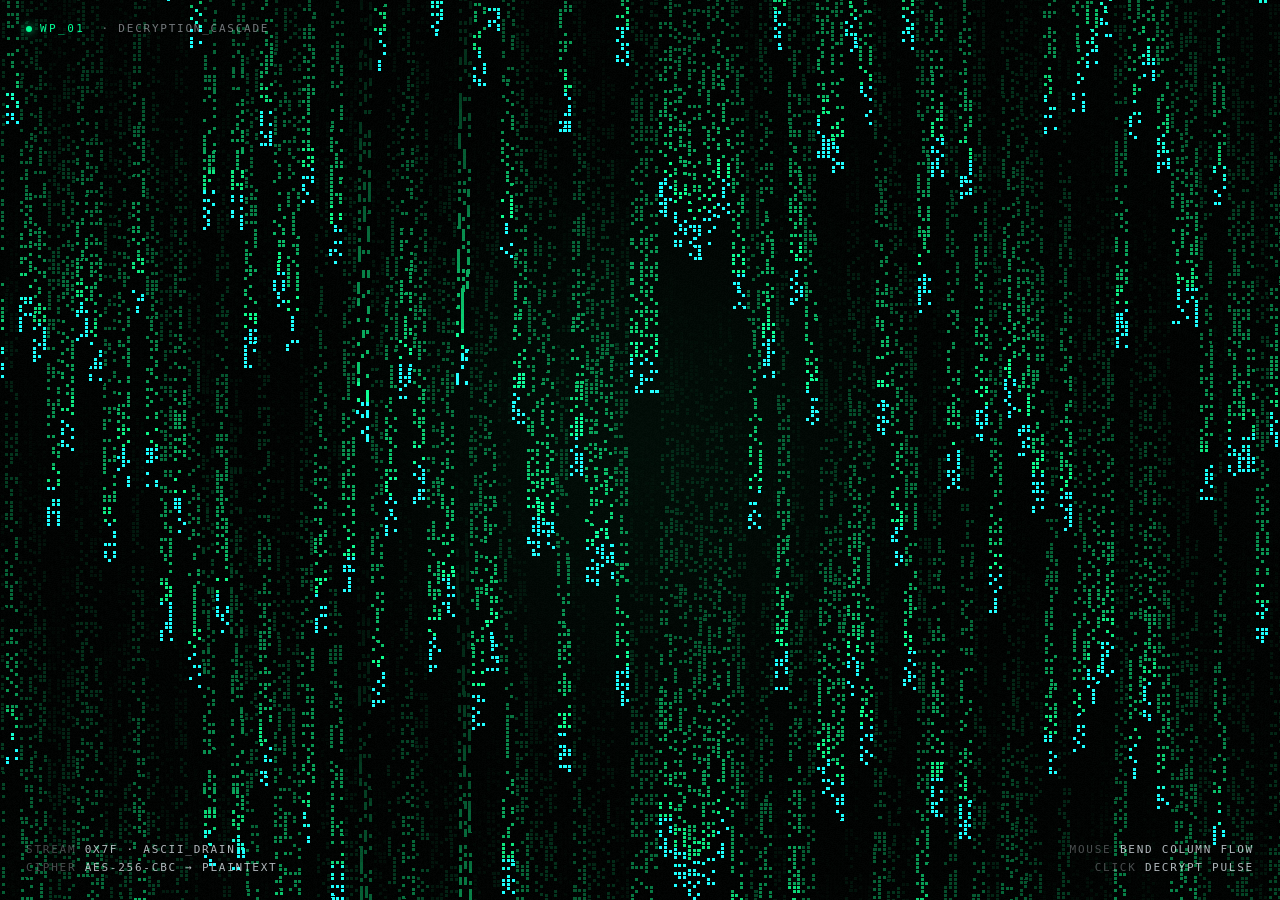
<file: 01-decryption-cascade.html>
<!doctype html>
<html lang="en">
<head>
<meta charset="utf-8" />
<title>01 · Decryption Cascade</title>
<link rel="stylesheet" href="shader-base.css" />
<style>
  :root { --accent: #00ff95; }
  body { background: #020403; }
</style>
</head>
<body>
<canvas id="stage"></canvas>

<div class="hud tl">
  <div class="row"><span class="dot"></span><strong>wp_01</strong>&nbsp;·&nbsp;decryption_cascade</div>
</div>
<div class="hud bl">
  <div><span class="k">stream</span> <span class="v">0x7f · ascii_drain</span></div>
  <div><span class="k">cipher</span> <span class="v">aes-256-cbc → plaintext</span></div>
</div>
<div class="hud br">
  <div><span class="k">mouse</span> <span class="v">bend column flow</span></div>
  <div><span class="k">click</span> <span class="v">decrypt pulse</span></div>
</div>

<script src="shader-base.js"></script>
<script id="frag" type="x-shader/x-fragment">

  // Cybersecurity "data rain" — vertical streams of binary/ascii brightness.
  // Mouse acts as a gravity well that bends columns toward it.
  // Clicks send out radial "decryption" pulses that flip stream color
  // from green phosphor toward warm amber as they pass.

  float hash(vec2 p){ return fract(sin(dot(p, vec2(127.1, 311.7))) * 43758.5453); }
  float hash11(float n){ return fract(sin(n) * 43758.5453); }

  // small bitmap-ish glyph: a 3x5 cell with on/off pixels driven by hash.
  float glyph(vec2 cell, vec2 sub){
    // sub in [0,1] within a cell. Build a 3 wide x 5 tall grid.
    vec2 g = floor(sub * vec2(3.0, 5.0));
    float seed = hash(cell + floor(uTime * 0.5 + hash(cell) * 12.0));
    float on = step(0.55, hash(cell * 7.13 + g * 1.7 + floor(seed * 9.0)));
    // pixel insides
    vec2 f = fract(sub * vec2(3.0, 5.0));
    float pix = step(0.18, f.x) * step(f.x, 0.82) * step(0.12, f.y) * step(f.y, 0.88);
    return on * pix;
  }

  void main(){
    vec2 uv = gl_FragCoord.xy / uRes.xy;
    vec2 p  = gl_FragCoord.xy;

    // mouse gravity-well displacement on x
    vec2 toMouse = uMouse - p;
    float d = length(toMouse);
    float pull = 60.0 / (d + 80.0);
    p.x += toMouse.x * pull * 0.18;

    // columns
    float colW = 14.0;
    float col = floor(p.x / colW);
    float colSeed = hash11(col * 1.37);

    // each column has its own speed + offset
    float speed = 60.0 + colSeed * 220.0;
    float yScroll = p.y + uTime * speed + colSeed * 4000.0;

    float rowH = 20.0;
    float row = floor(yScroll / rowH);
    vec2 sub = vec2(fract(p.x / colW), fract(yScroll / rowH));

    // brightness along the stream — head bright, tail dim
    float headSeed = hash(vec2(col, floor(uTime * speed / 240.0 + colSeed * 40.0)));
    float headY = headSeed * 60.0 + 20.0;
    float along = mod(row, 32.0) / 32.0;
    float bright = pow(1.0 - along, 2.2);
    // sparkle at head
    float head = smoothstep(0.92, 1.0, 1.0 - along) * 1.8;

    float g = glyph(vec2(col, row), sub);

    // decryption pulses from clicks: warm amber bloom following ring fronts
    float decrypt = 0.0;
    for (int i = 0; i < 8; i++){
      vec4 c = uClicks[i];
      if (c.w < 0.5) continue;
      float age = uTime - c.z;
      if (age < 0.0 || age > 3.0) continue;
      float r = age * 520.0;
      float dd = length(gl_FragCoord.xy - c.xy);
      float ring = exp(-abs(dd - r) * 0.012) * exp(-age * 0.9);
      decrypt = max(decrypt, ring);
    }

    vec3 phosphor = vec3(0.05, 1.0, 0.55);
    vec3 amber    = vec3(1.0, 0.72, 0.18);
    vec3 col3 = mix(phosphor, amber, clamp(decrypt * 1.4, 0.0, 1.0));

    float val = (bright + head) * g;
    vec3 color = col3 * val;

    // soft ambient mouse glow
    color += phosphor * 0.04 * smoothstep(360.0, 0.0, d);

    // vignette + grain
    vec2 vu = uv - 0.5;
    color *= 1.0 - dot(vu, vu) * 0.9;
    color += (hash(gl_FragCoord.xy + uTime) - 0.5) * 0.02;

    // baseline dark
    color += vec3(0.005, 0.012, 0.008);

    gl_FragColor = vec4(color, 1.0);
  }
</script>
<script>
  ShaderWallpaper.mount({
    canvas: document.getElementById('stage'),
    fragment: document.getElementById('frag').textContent,
  });
</script>
</body>
</html>
</file>
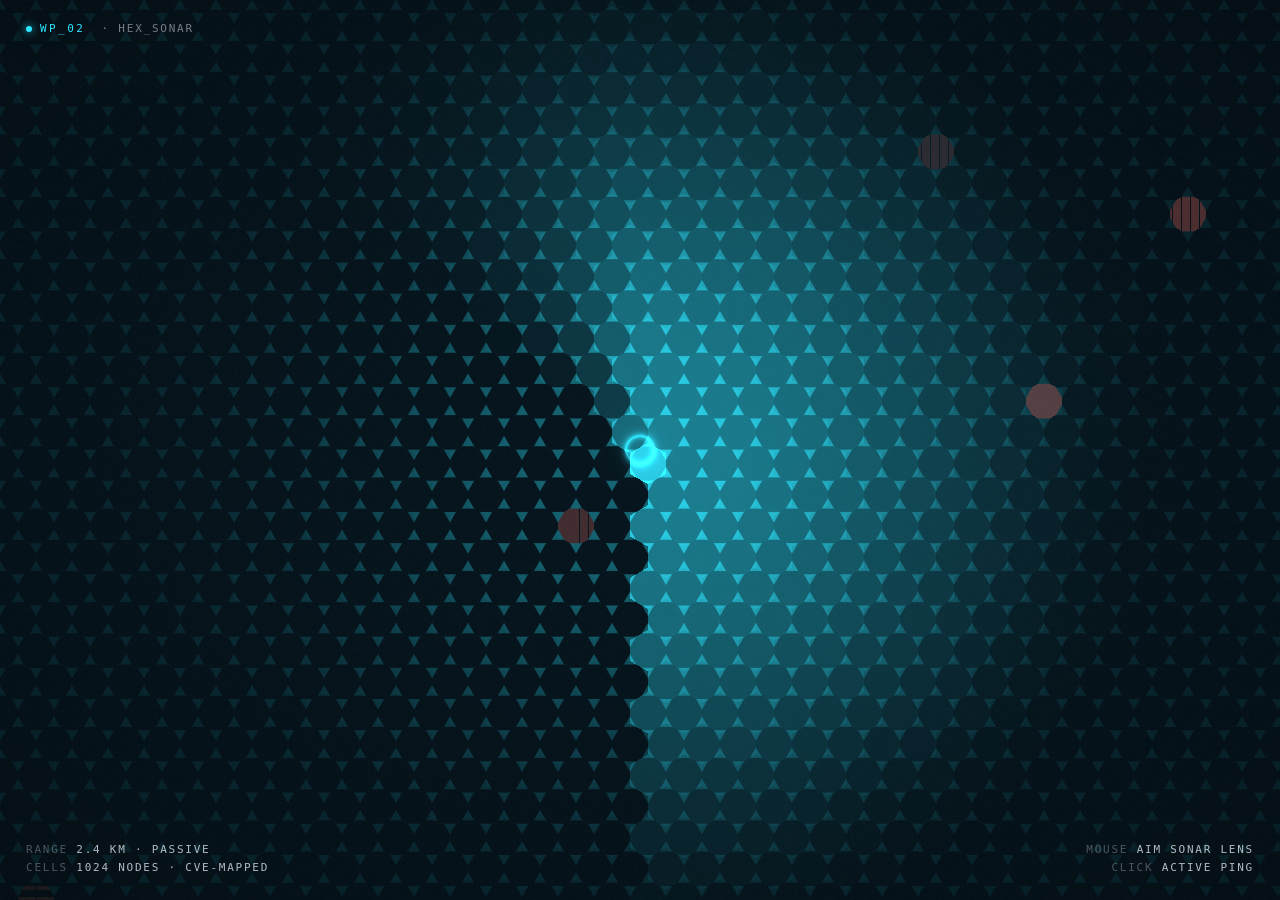
<file: 02-hex-sonar.html>
<!doctype html>
<html lang="en">
<head>
<meta charset="utf-8" />
<title>02 · Hex Sonar</title>
<link rel="stylesheet" href="shader-base.css" />
<style>
  :root { --accent: #28e5ff; }
  body { background: #020608; }
</style>
</head>
<body>
<canvas id="stage"></canvas>

<div class="hud tl">
  <div class="row"><span class="dot"></span><strong>wp_02</strong>&nbsp;·&nbsp;hex_sonar</div>
</div>
<div class="hud bl">
  <div><span class="k">range</span> <span class="v">2.4 km · passive</span></div>
  <div><span class="k">cells</span> <span class="v">1024 nodes · cve-mapped</span></div>
</div>
<div class="hud br">
  <div><span class="k">mouse</span> <span class="v">aim sonar lens</span></div>
  <div><span class="k">click</span> <span class="v">active ping</span></div>
</div>

<script src="shader-base.js"></script>
<script id="frag" type="x-shader/x-fragment">

  // Hexagonal grid scan. Mouse is the sonar origin; a slowly rotating sweep
  // beam highlights cells it crosses. Clicks emit an expanding ping ring
  // that lights every hex it touches.

  float hash(vec2 p){ return fract(sin(dot(p, vec2(127.1, 311.7))) * 43758.5453); }

  // returns (hex_center_offset.xy, distance_to_edge, hex_id.xy)
  vec4 hexGrid(vec2 p, float s){
    vec2 r = vec2(1.0, 1.7320508);
    vec2 h = r * 0.5;
    vec2 a = mod(p, r) - h;
    vec2 b = mod(p - h, r) - h;
    vec2 gv = dot(a,a) < dot(b,b) ? a : b;
    vec2 id = (p - gv) / r;
    // edge distance
    vec2 ag = abs(gv);
    float ed = 0.5 - max(ag.x * 0.8660254 + ag.y * 0.5, ag.y);
    return vec4(gv, ed, id.x + id.y * 0.0);
  }

  void main(){
    vec2 uv = gl_FragCoord.xy / uRes.xy;

    float scale = 36.0; // px per hex unit
    vec2 p = gl_FragCoord.xy / scale;
    vec4 H = hexGrid(p, 1.0);
    vec2 gv = H.xy;
    float ed = H.z;
    // stable per-hex id from world hex center
    vec2 hexCenter = (gl_FragCoord.xy - gv * scale);
    float id = hash(floor(hexCenter / scale * 0.999));

    // distance from mouse
    float d = length(hexCenter - uMouse);

    // rotating sweep beam from mouse
    vec2 mp = hexCenter - uMouse;
    float ang = atan(mp.y, mp.x);
    float sweep = mod(uTime * 0.9 + 3.14159, 6.28318) - 3.14159;
    float dAng = mod(ang - sweep + 3.14159, 6.28318) - 3.14159;
    // brighter for cells just behind the sweep (trail)
    float trail = exp(-pow(max(dAng, 0.0) * 1.6, 1.4)) - 0.18;
    trail = max(trail, 0.0);
    float reach = smoothstep(520.0, 40.0, d);
    float sweepLight = trail * reach;

    // base hex outline (very faint grid)
    float edge = smoothstep(0.04, 0.0, ed);
    float fill = smoothstep(0.0, 0.04, ed);

    // some cells are "bugs" — random rare hot spots
    float bug = step(0.985, hash(floor(hexCenter / scale)));
    float bugPulse = bug * (0.5 + 0.5 * sin(uTime * 4.0 + id * 30.0));

    // click pings — additive rings expanding from click pos
    float ping = 0.0;
    for (int i = 0; i < 8; i++){
      vec4 c = uClicks[i];
      if (c.w < 0.5) continue;
      float age = uTime - c.z;
      if (age < 0.0 || age > 2.5) continue;
      float r = age * 700.0;
      float dd = length(hexCenter - c.xy);
      ping += exp(-abs(dd - r) * 0.018) * exp(-age * 1.1);
    }

    // hover highlight on the hex under the cursor
    float hover = smoothstep(scale * 0.9, 0.0, d) * 0.6;

    vec3 base   = vec3(0.02, 0.07, 0.10);
    vec3 cyan   = vec3(0.18, 0.92, 1.00);
    vec3 ember  = vec3(1.00, 0.40, 0.32);

    vec3 color = base;
    color += vec3(0.06, 0.12, 0.16) * fill * 0.10;            // faint cell fill
    color += cyan * edge * (0.10 + 0.25 * reach);             // grid lines
    color += cyan * sweepLight * 0.55;                        // sweep
    color += cyan * hover;                                    // hover
    color += cyan * ping * 1.2;                               // click ping
    color += ember * bugPulse * 0.7 * fill;                   // bugs

    // crosshair under mouse — tiny inner ring
    float mr = length(gl_FragCoord.xy - uMouse);
    color += cyan * exp(-abs(mr - 14.0) * 0.4) * 0.6;
    color += cyan * exp(-mr * 0.06) * 0.05;

    // vignette + grain
    vec2 vu = uv - 0.5;
    color *= 1.0 - dot(vu, vu) * 0.6;
    color += (hash(gl_FragCoord.xy + uTime) - 0.5) * 0.015;

    gl_FragColor = vec4(color, 1.0);
  }
</script>
<script>
  ShaderWallpaper.mount({
    canvas: document.getElementById('stage'),
    fragment: document.getElementById('frag').textContent,
  });
</script>
</body>
</html>
</file>
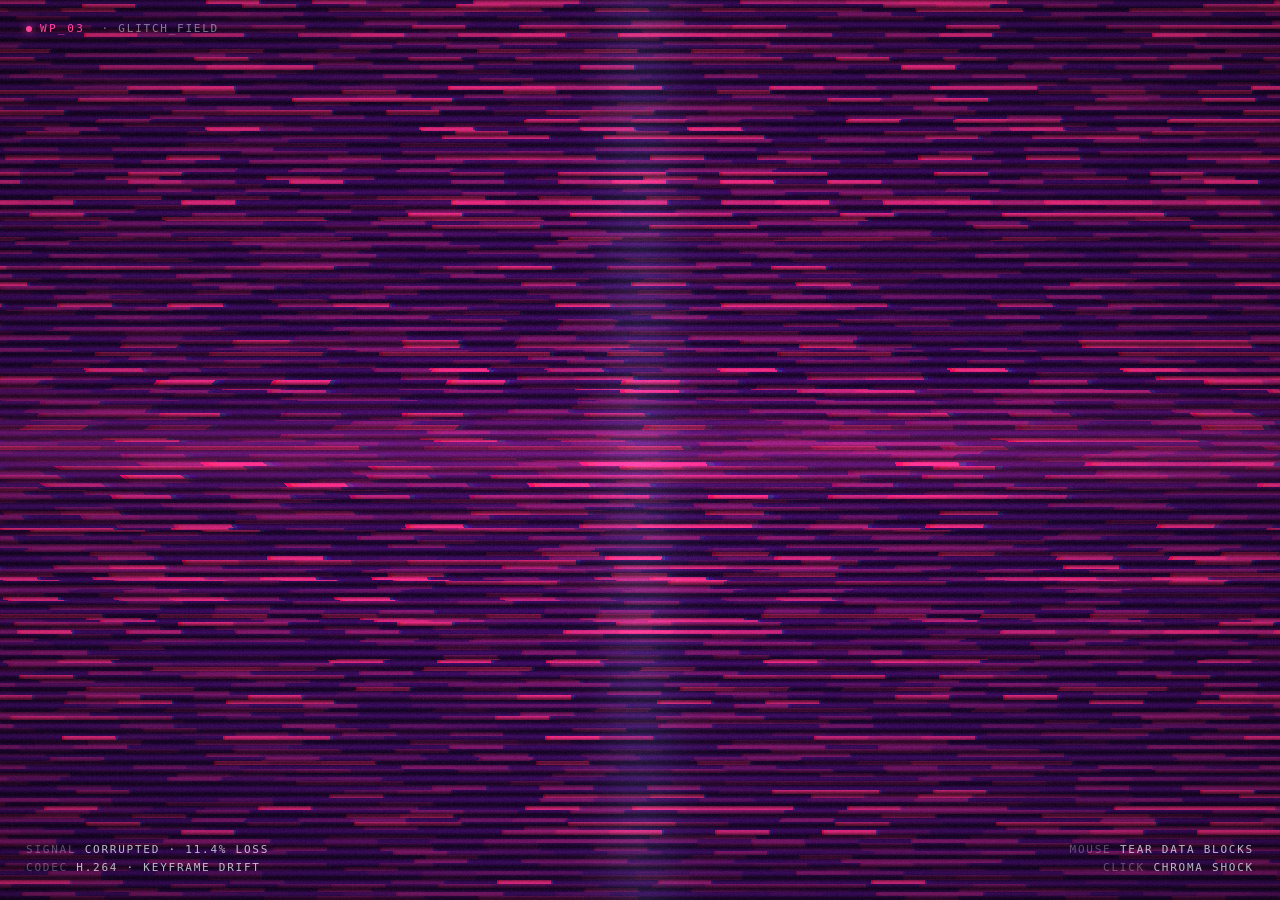
<file: 03-glitch-field.html>
<!doctype html>
<html lang="en">
<head>
<meta charset="utf-8" />
<title>03 · Glitch Field</title>
<link rel="stylesheet" href="shader-base.css" />
<style>
  :root { --accent: #ff3d8a; }
  body { background: #060206; }
</style>
</head>
<body>
<canvas id="stage"></canvas>

<div class="hud tl">
  <div class="row"><span class="dot"></span><strong>wp_03</strong>&nbsp;·&nbsp;glitch_field</div>
</div>
<div class="hud bl">
  <div><span class="k">signal</span> <span class="v">corrupted · 11.4% loss</span></div>
  <div><span class="k">codec</span> <span class="v">h.264 · keyframe drift</span></div>
</div>
<div class="hud br">
  <div><span class="k">mouse</span> <span class="v">tear data blocks</span></div>
  <div><span class="k">click</span> <span class="v">chroma shock</span></div>
</div>

<script src="shader-base.js"></script>
<script id="frag" type="x-shader/x-fragment">

  // A field of data scanlines / horizontal slice blocks. Mouse displaces
  // nearby rows horizontally with chromatic aberration; clicks throw a
  // brief full-field RGB-split + barred tear.

  float hash(float n){ return fract(sin(n) * 43758.5453); }
  float hash2(vec2 p){ return fract(sin(dot(p, vec2(127.1, 311.7))) * 43758.5453); }

  // sample of the "underlying signal" — abstract data field
  vec3 signal(vec2 uv, float t){
    // horizontal scan rows + vertical blocky chunks
    float row   = floor(uv.y * 220.0);
    float block = floor(uv.x * 24.0 + hash(row) * 4.0);
    float v = hash2(vec2(block, row * 0.37 + floor(t * 0.5)));
    v = smoothstep(0.35, 0.95, v);
    // streaks
    float streak = step(0.6, hash(row + floor(t * 2.0)));
    v *= mix(0.4, 1.0, streak);
    // base hue field — magenta with violet darks
    vec3 c1 = vec3(1.0, 0.18, 0.55);
    vec3 c2 = vec3(0.25, 0.05, 0.40);
    vec3 col = mix(c2, c1, v);
    // moving scanline darkening
    col *= 0.7 + 0.3 * sin(uv.y * uRes.y * 0.6 + t * 12.0);
    return col;
  }

  void main(){
    vec2 uv = gl_FragCoord.xy / uRes.xy;
    vec2 mUV = uMouse / uRes.xy;

    // active glitch strength from clicks (decays fast)
    float shock = 0.0;
    for (int i = 0; i < 8; i++){
      vec4 c = uClicks[i];
      if (c.w < 0.5) continue;
      float age = uTime - c.z;
      if (age < 0.0 || age > 1.2) continue;
      shock += exp(-age * 5.0);
    }
    shock = clamp(shock, 0.0, 1.5);

    // per-row horizontal displacement that intensifies near mouse y
    float dy = abs(uv.y - mUV.y);
    float prox = exp(-dy * 10.0);             // mouse vertical proximity
    float rowSeed = hash(floor(uv.y * 90.0) + floor(uTime * 4.0));
    float jitter = (rowSeed - 0.5) * 0.10 * (prox + shock * 1.6);

    // horizontal pull toward mouse x in a thick band
    float pull = (mUV.x - uv.x) * 0.18 * prox;

    // tear bars on click
    float bar = step(0.92, hash(floor(uv.y * 50.0) + floor(uTime * 30.0))) * shock * 0.18;

    vec2 baseUV = uv + vec2(jitter + pull + bar, 0.0);

    // RGB split — stronger near mouse and during shock
    float split = 0.004 * (prox + shock * 1.2) + 0.0015;
    float r = signal(baseUV + vec2( split, 0.0), uTime).r;
    float g = signal(baseUV,                          uTime).g;
    float b = signal(baseUV + vec2(-split, 0.0), uTime).b;
    vec3 col = vec3(r, g, b);

    // mouse-aligned beam — a faint horizontal hot scanline at mouse y
    float beam = exp(-pow((uv.y - mUV.y) * uRes.y, 2.0) * 0.001);
    col += vec3(1.0, 0.25, 0.55) * beam * 0.18;

    // vertical seam at mouse x — thin bright slice
    float seam = exp(-pow((uv.x - mUV.x) * uRes.x, 2.0) * 0.0006);
    col += vec3(0.6, 0.9, 1.0) * seam * 0.08;

    // shock flash white
    col += vec3(1.0) * shock * 0.06;

    // film grain + dark vignette
    col += (hash2(gl_FragCoord.xy + uTime) - 0.5) * 0.04;
    vec2 vu = uv - 0.5;
    col *= 1.0 - dot(vu, vu) * 0.7;

    gl_FragColor = vec4(col, 1.0);
  }
</script>
<script>
  ShaderWallpaper.mount({
    canvas: document.getElementById('stage'),
    fragment: document.getElementById('frag').textContent,
  });
</script>
</body>
</html>
</file>
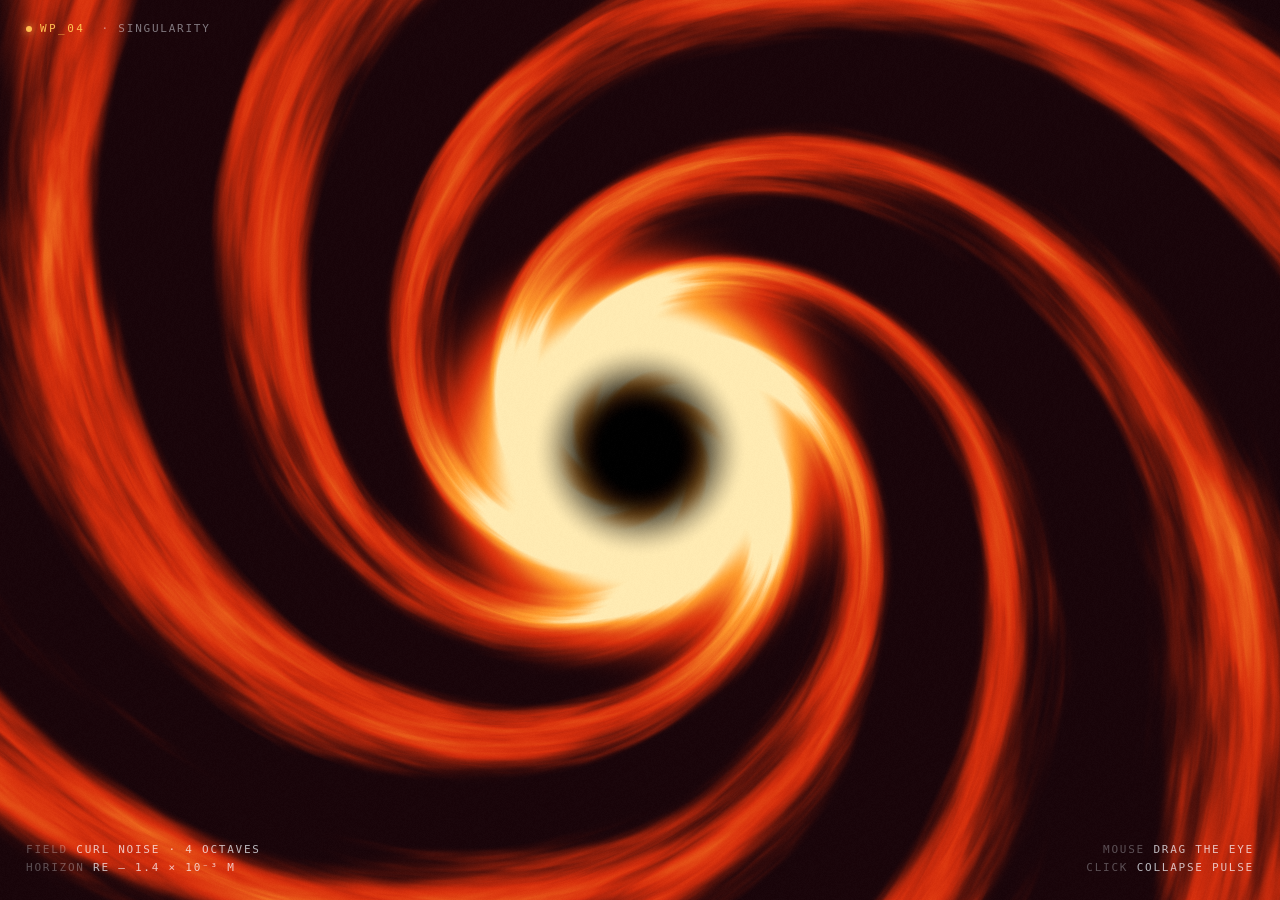
<file: 04-singularity.html>
<!doctype html>
<html lang="en">
<head>
<meta charset="utf-8" />
<title>04 · Singularity</title>
<link rel="stylesheet" href="shader-base.css" />
<style>
  :root { --accent: #ffb347; }
  body { background: #060300; }
</style>
</head>
<body>
<canvas id="stage"></canvas>

<div class="hud tl">
  <div class="row"><span class="dot"></span><strong>wp_04</strong>&nbsp;·&nbsp;singularity</div>
</div>
<div class="hud bl">
  <div><span class="k">field</span> <span class="v">curl noise · 4 octaves</span></div>
  <div><span class="k">horizon</span> <span class="v">re — 1.4 × 10⁻³ m</span></div>
</div>
<div class="hud br">
  <div><span class="k">mouse</span> <span class="v">drag the eye</span></div>
  <div><span class="k">click</span> <span class="v">collapse pulse</span></div>
</div>

<script src="shader-base.js"></script>
<script id="frag" type="x-shader/x-fragment">

  // Swirling fluid / plasma vortex. Center is the smoothed mouse position;
  // clicks compress the field briefly, sending a hot shock outward.

  vec2 hash22(vec2 p){
    p = vec2(dot(p, vec2(127.1, 311.7)), dot(p, vec2(269.5, 183.3)));
    return -1.0 + 2.0 * fract(sin(p) * 43758.5453123);
  }
  float vnoise(vec2 p){
    vec2 i = floor(p), f = fract(p);
    vec2 u = f*f*(3.0-2.0*f);
    return mix(mix(dot(hash22(i+vec2(0,0)), f-vec2(0,0)),
                   dot(hash22(i+vec2(1,0)), f-vec2(1,0)), u.x),
               mix(dot(hash22(i+vec2(0,1)), f-vec2(0,1)),
                   dot(hash22(i+vec2(1,1)), f-vec2(1,1)), u.x), u.y);
  }
  float fbm(vec2 p){
    float v = 0.0, a = 0.5;
    for (int i = 0; i < 5; i++){
      v += a * vnoise(p);
      p *= 2.02; a *= 0.5;
    }
    return v;
  }

  void main(){
    vec2 uv = (gl_FragCoord.xy - uRes.xy * 0.5) / uRes.y;
    vec2 mv = (uMouse - uRes.xy * 0.5) / uRes.y;

    // collapse pulses from clicks
    float pulse = 0.0;
    float shock = 0.0;
    for (int i = 0; i < 8; i++){
      vec4 c = uClicks[i];
      if (c.w < 0.5) continue;
      float age = uTime - c.z;
      if (age < 0.0 || age > 2.5) continue;
      pulse += exp(-age * 1.8);
      vec2 cv = (c.xy - uRes.xy * 0.5) / uRes.y;
      float dr = distance(uv, cv);
      float r = age * 1.4;
      shock += exp(-abs(dr - r) * 9.0) * exp(-age * 1.0);
    }

    // polar coords around mouse
    vec2 q = uv - mv;
    float r = length(q);
    float a = atan(q.y, q.x);

    // spiral coordinate
    float spiral = a + log(r + 0.02) * 2.2 - uTime * 0.35;

    // distorted radial sampling for plasma
    vec2 sp = vec2(cos(spiral), sin(spiral)) * (0.6 + r * 1.8);
    float n = fbm(sp * 2.0 + uTime * 0.18);
    float n2 = fbm(sp * 5.0 - uTime * 0.4 + n * 1.5);

    // bands
    float bands = sin(spiral * 6.0 + n * 4.0 + uTime * 1.2) * 0.5 + 0.5;
    bands = pow(bands, 2.2);

    // horizon hole at center — dark accretion eye
    float hole = smoothstep(0.04 + pulse * 0.03, 0.12, r);

    // hot ring just outside the hole
    float ring = exp(-pow((r - (0.12 + pulse * 0.04)) * 12.0, 2.0));

    // color ramp — deep maroon → ember → amber → cream
    vec3 deep   = vec3(0.10, 0.02, 0.04);
    vec3 ember  = vec3(0.85, 0.18, 0.05);
    vec3 amber  = vec3(1.00, 0.62, 0.18);
    vec3 cream  = vec3(1.00, 0.92, 0.70);

    float energy = bands * (0.55 + n2 * 0.7) * hole;
    energy += ring * 1.3;
    energy += shock * 1.4;

    vec3 color = deep;
    color = mix(color, ember, smoothstep(0.05, 0.55, energy));
    color = mix(color, amber, smoothstep(0.45, 0.95, energy));
    color = mix(color, cream, smoothstep(0.85, 1.20, energy));

    // dim the dead center
    color *= hole;

    // soft outer radial fade
    color *= 1.0 - smoothstep(0.8, 1.3, r) * 0.8;

    // very faint grain
    color += (fract(sin(dot(gl_FragCoord.xy, vec2(12.99, 78.23))) * 43758.5453) - 0.5) * 0.015;

    gl_FragColor = vec4(color, 1.0);
  }
</script>
<script>
  ShaderWallpaper.mount({
    canvas: document.getElementById('stage'),
    fragment: document.getElementById('frag').textContent,
  });
</script>
</body>
</html>
</file>
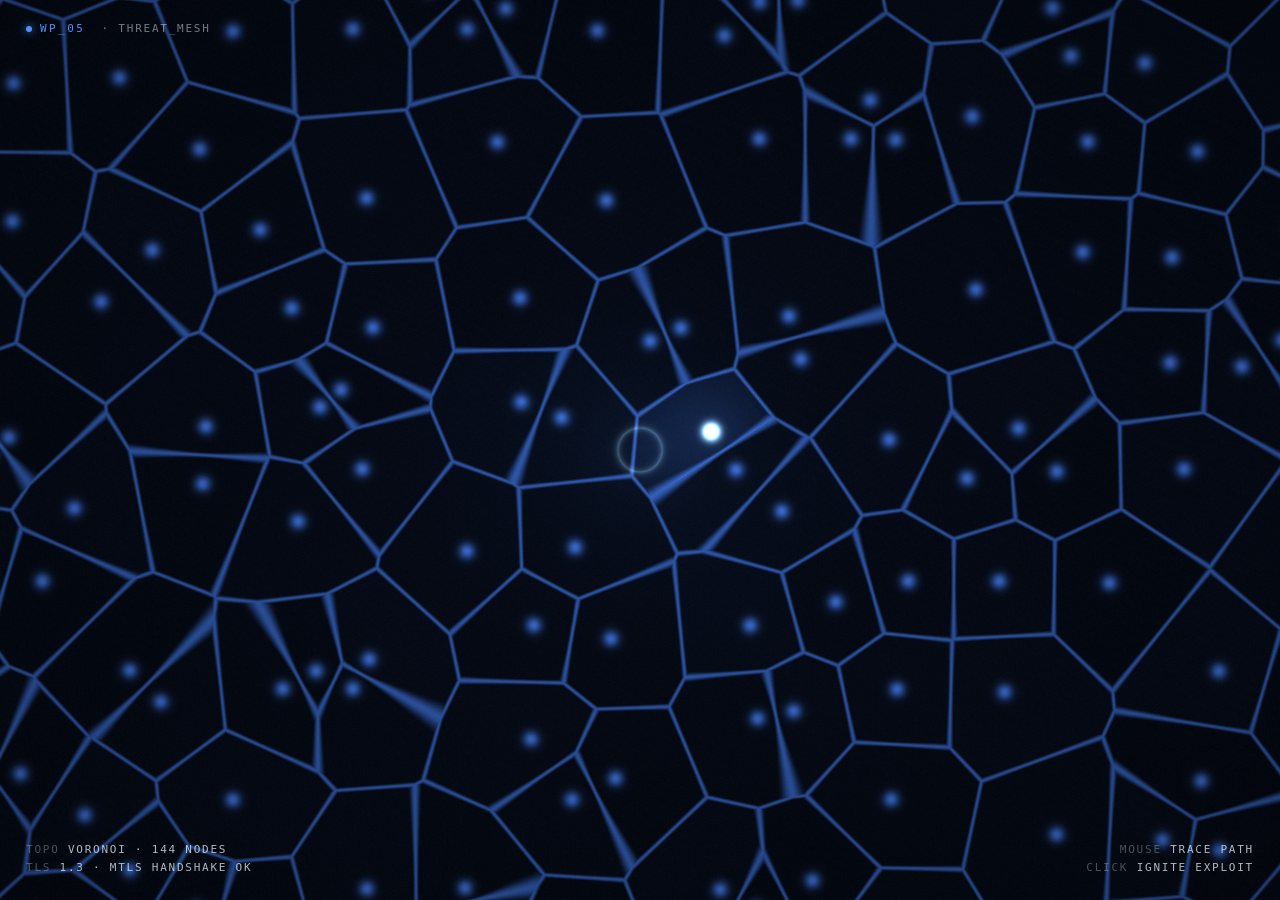
<file: 05-threat-mesh.html>
<!doctype html>
<html lang="en">
<head>
<meta charset="utf-8" />
<title>05 · Threat Mesh</title>
<link rel="stylesheet" href="shader-base.css" />
<style>
  :root { --accent: #4d8bff; }
  body { background: #02040a; }
</style>
</head>
<body>
<canvas id="stage"></canvas>

<div class="hud tl">
  <div class="row"><span class="dot"></span><strong>wp_05</strong>&nbsp;·&nbsp;threat_mesh</div>
</div>
<div class="hud bl">
  <div><span class="k">topo</span> <span class="v">voronoi · 144 nodes</span></div>
  <div><span class="k">tls</span> <span class="v">1.3 · mtls handshake ok</span></div>
</div>
<div class="hud br">
  <div><span class="k">mouse</span> <span class="v">trace path</span></div>
  <div><span class="k">click</span> <span class="v">ignite exploit</span></div>
</div>

<script src="shader-base.js"></script>
<script id="frag" type="x-shader/x-fragment">

  // Voronoi-based "network mesh". Nodes are jittered grid points; cell
  // borders form the wires between them. Mouse highlights the cell it sits
  // in and its neighbors; clicks ignite an exploit wave that flashes
  // every node it passes.

  vec2 hash22(vec2 p){
    p = vec2(dot(p, vec2(127.1, 311.7)), dot(p, vec2(269.5, 183.3)));
    return fract(sin(p) * 43758.5453123);
  }
  float hash(vec2 p){ return fract(sin(dot(p, vec2(127.1, 311.7))) * 43758.5453); }

  // Returns: x = dist to nearest node (F1), y = dist to 2nd (F2),
  //          zw = nearest node world position (in same grid units)
  vec4 voronoi(vec2 x){
    vec2 n = floor(x);
    vec2 f = fract(x);
    float F1 = 8.0, F2 = 8.0;
    vec2 nearest = vec2(0.0);
    for (int j = -1; j <= 1; j++){
      for (int i = -1; i <= 1; i++){
        vec2 g = vec2(float(i), float(j));
        vec2 o = hash22(n + g);
        // slowly drift nodes
        o = 0.5 + 0.42 * sin(uTime * 0.4 + 6.2831 * o);
        vec2 r = g + o - f;
        float d = dot(r, r);
        if (d < F1){
          F2 = F1; F1 = d;
          nearest = n + g + o;
        } else if (d < F2){
          F2 = d;
        }
      }
    }
    return vec4(sqrt(F1), sqrt(F2), nearest);
  }

  void main(){
    vec2 uv = gl_FragCoord.xy / uRes.xy;
    float scale = 110.0; // px per voronoi cell
    vec2 p = gl_FragCoord.xy / scale;
    vec2 mp = uMouse / scale;

    vec4 V = voronoi(p);
    vec4 Vm = voronoi(mp);

    // edge between cells (where F2 - F1 is small)
    float edge = smoothstep(0.06, 0.0, V.y - V.x);

    // node dot: small bright circle at nearest point
    float nodeDist = distance(p, V.zw);
    float node = exp(-pow(nodeDist * 14.0, 2.0));

    // is this pixel's nearest node the same as the mouse's nearest node?
    float same = step(distance(V.zw, Vm.zw), 0.001);
    // is it a neighbor? (mouse is close to the boundary between this and another cell)
    float neighborHint = same;

    // exploit waves from clicks
    float wave = 0.0;
    float waveNode = 0.0;
    for (int i = 0; i < 8; i++){
      vec4 c = uClicks[i];
      if (c.w < 0.5) continue;
      float age = uTime - c.z;
      if (age < 0.0 || age > 3.0) continue;
      vec2 cp = c.xy / scale;
      float dr = distance(p, cp);
      float r = age * 5.5;
      wave     += exp(-abs(dr - r) * 3.5) * exp(-age * 0.6);
      // node-distance from click — light up nodes the wave has passed
      float nd = distance(V.zw, cp);
      float passed = step(nd, r) * (1.0 - smoothstep(r - 0.3, r + 0.1, nd));
      waveNode += passed * exp(-age * 0.5);
    }

    // colors
    vec3 base    = vec3(0.012, 0.025, 0.055);
    vec3 wire    = vec3(0.28, 0.52, 1.00);
    vec3 hot     = vec3(0.70, 0.92, 1.00);
    vec3 alert   = vec3(1.00, 0.42, 0.55);

    vec3 color = base;

    // faint cell tint based on node id
    float cellId = hash(floor(V.zw * 10.0));
    color += vec3(0.02, 0.04, 0.08) * (0.5 + 0.5 * cellId) * 0.4;

    // wire mesh
    color += wire * edge * 0.55;

    // mouse-cell glow
    color += wire * same * 0.18 * (1.0 - V.x);

    // node dots
    float nodeBright = 0.35 + same * 0.9 + waveNode * 1.4;
    color += mix(wire, hot, same) * node * nodeBright * 2.0;

    // exploit wave ring
    color += mix(wire, alert, 0.6) * wave * 0.45;

    // mouse aura
    float mr = length(gl_FragCoord.xy - uMouse);
    color += wire * exp(-mr * 0.012) * 0.10;
    color += hot * exp(-abs(mr - 22.0) * 0.4) * 0.30;

    // vignette + grain
    vec2 vu = uv - 0.5;
    color *= 1.0 - dot(vu, vu) * 0.6;
    color += (hash(gl_FragCoord.xy + uTime) - 0.5) * 0.015;

    gl_FragColor = vec4(color, 1.0);
  }
</script>
<script>
  ShaderWallpaper.mount({
    canvas: document.getElementById('stage'),
    fragment: document.getElementById('frag').textContent,
  });
</script>
</body>
</html>
</file>
<file: shader-base.css>
/* shared chrome for every wallpaper */
html, body { margin: 0; padding: 0; height: 100%; background: #050608; overflow: hidden; }
body { font-family: 'JetBrains Mono', 'IBM Plex Mono', ui-monospace, Menlo, monospace; color: #cfd6dc; }
canvas#stage { position: fixed; inset: 0; width: 100%; height: 100%; display: block; cursor: crosshair; }

.hud {
  position: fixed; pointer-events: none;
  font-size: 11px; letter-spacing: 0.16em; text-transform: uppercase;
  color: rgba(207, 214, 220, 0.55);
  font-weight: 500;
  mix-blend-mode: screen;
}
.hud .row { display: flex; align-items: center; gap: 8px; }
.hud .dot {
  width: 6px; height: 6px; border-radius: 50%;
  background: var(--accent, #00ff88);
  box-shadow: 0 0 8px var(--accent, #00ff88);
}
.hud.tl { top: 22px; left: 26px; }
.hud.bl { bottom: 22px; left: 26px; line-height: 1.7; }
.hud.br { bottom: 22px; right: 26px; text-align: right; line-height: 1.7; }
.hud.tr { top: 22px; right: 26px; text-align: right; }
.hud strong { color: var(--accent, #00ff88); font-weight: 500; letter-spacing: 0.22em; }
.hud .k { color: rgba(207, 214, 220, 0.35); }
.hud .v { color: rgba(207, 214, 220, 0.85); }

.crosshair {
  position: fixed; pointer-events: none;
  width: 28px; height: 28px;
  transform: translate(-50%, -50%);
  mix-blend-mode: screen;
}
.crosshair::before, .crosshair::after {
  content: ''; position: absolute; background: var(--accent, #00ff88); opacity: 0.7;
}
.crosshair::before { left: 50%; top: 0; bottom: 0; width: 1px; transform: translateX(-0.5px); }
.crosshair::after  { top: 50%; left: 0; right: 0; height: 1px; transform: translateY(-0.5px); }
</file>
